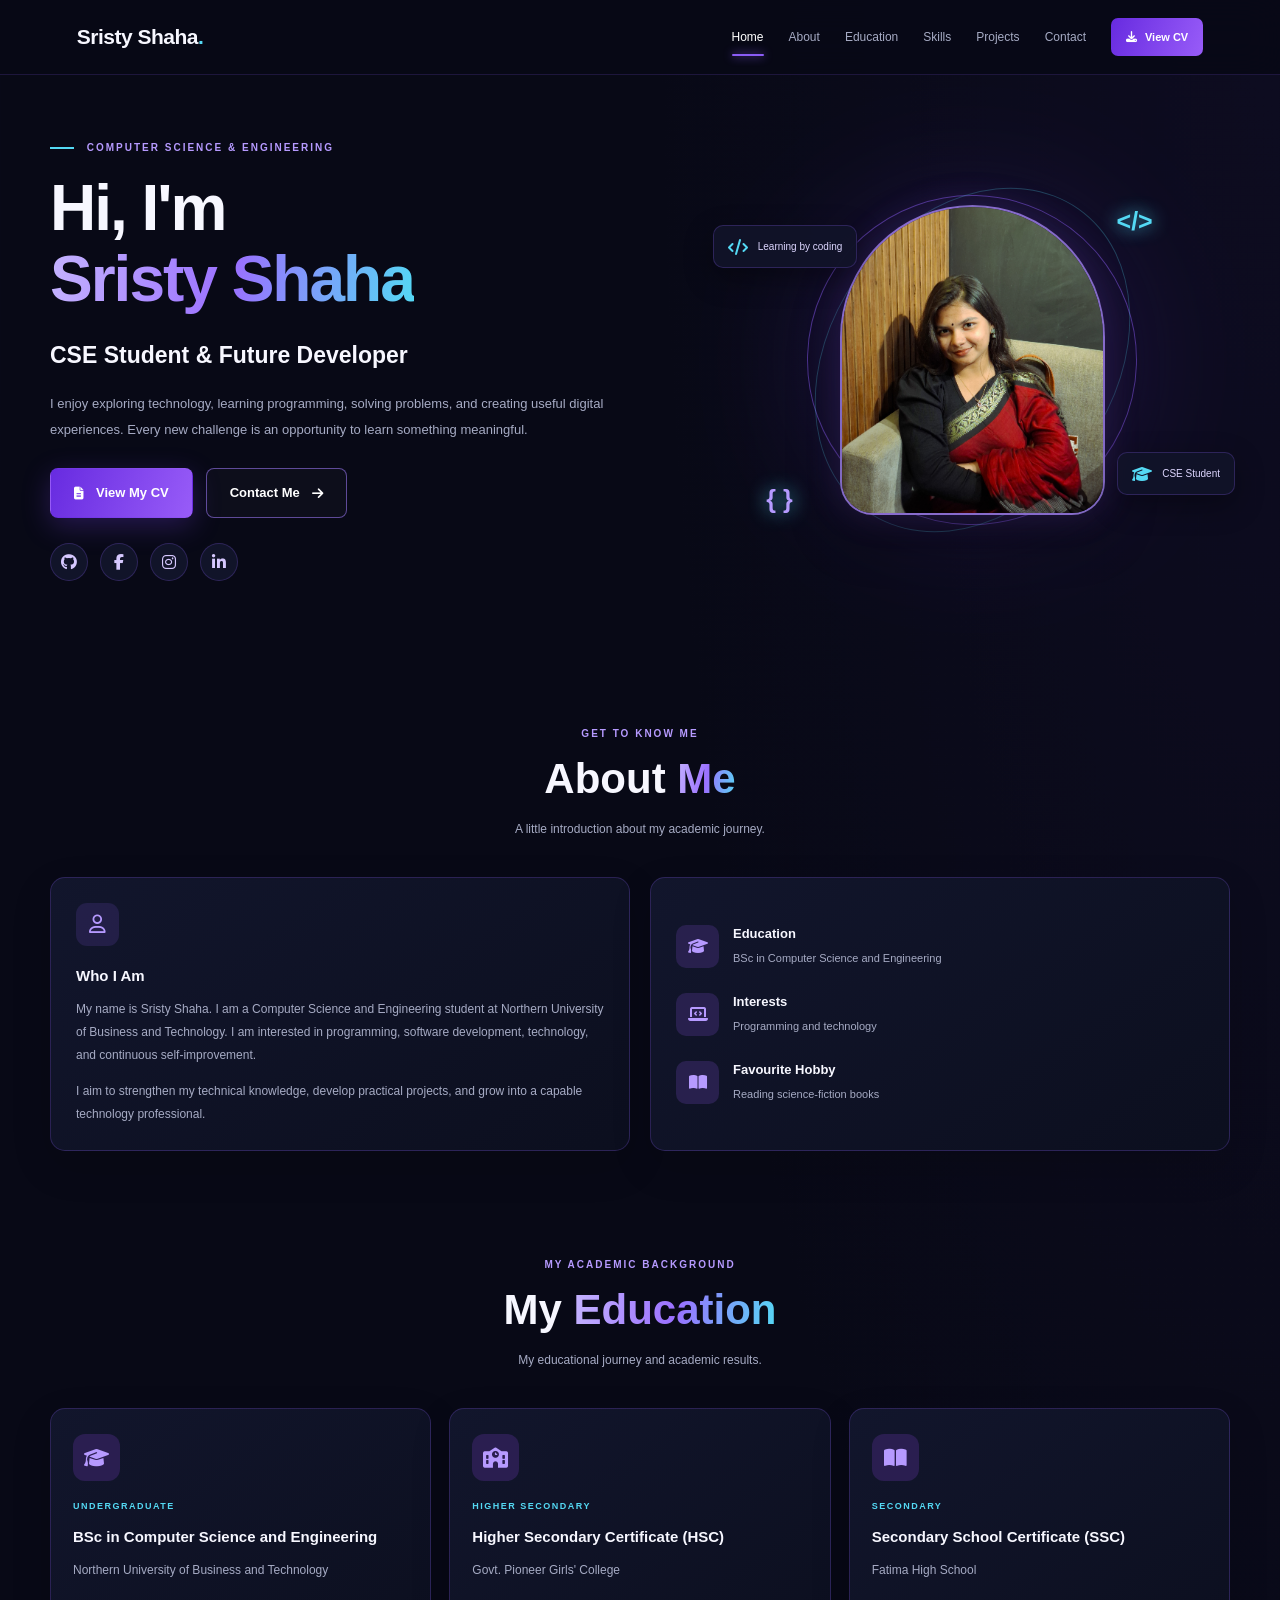
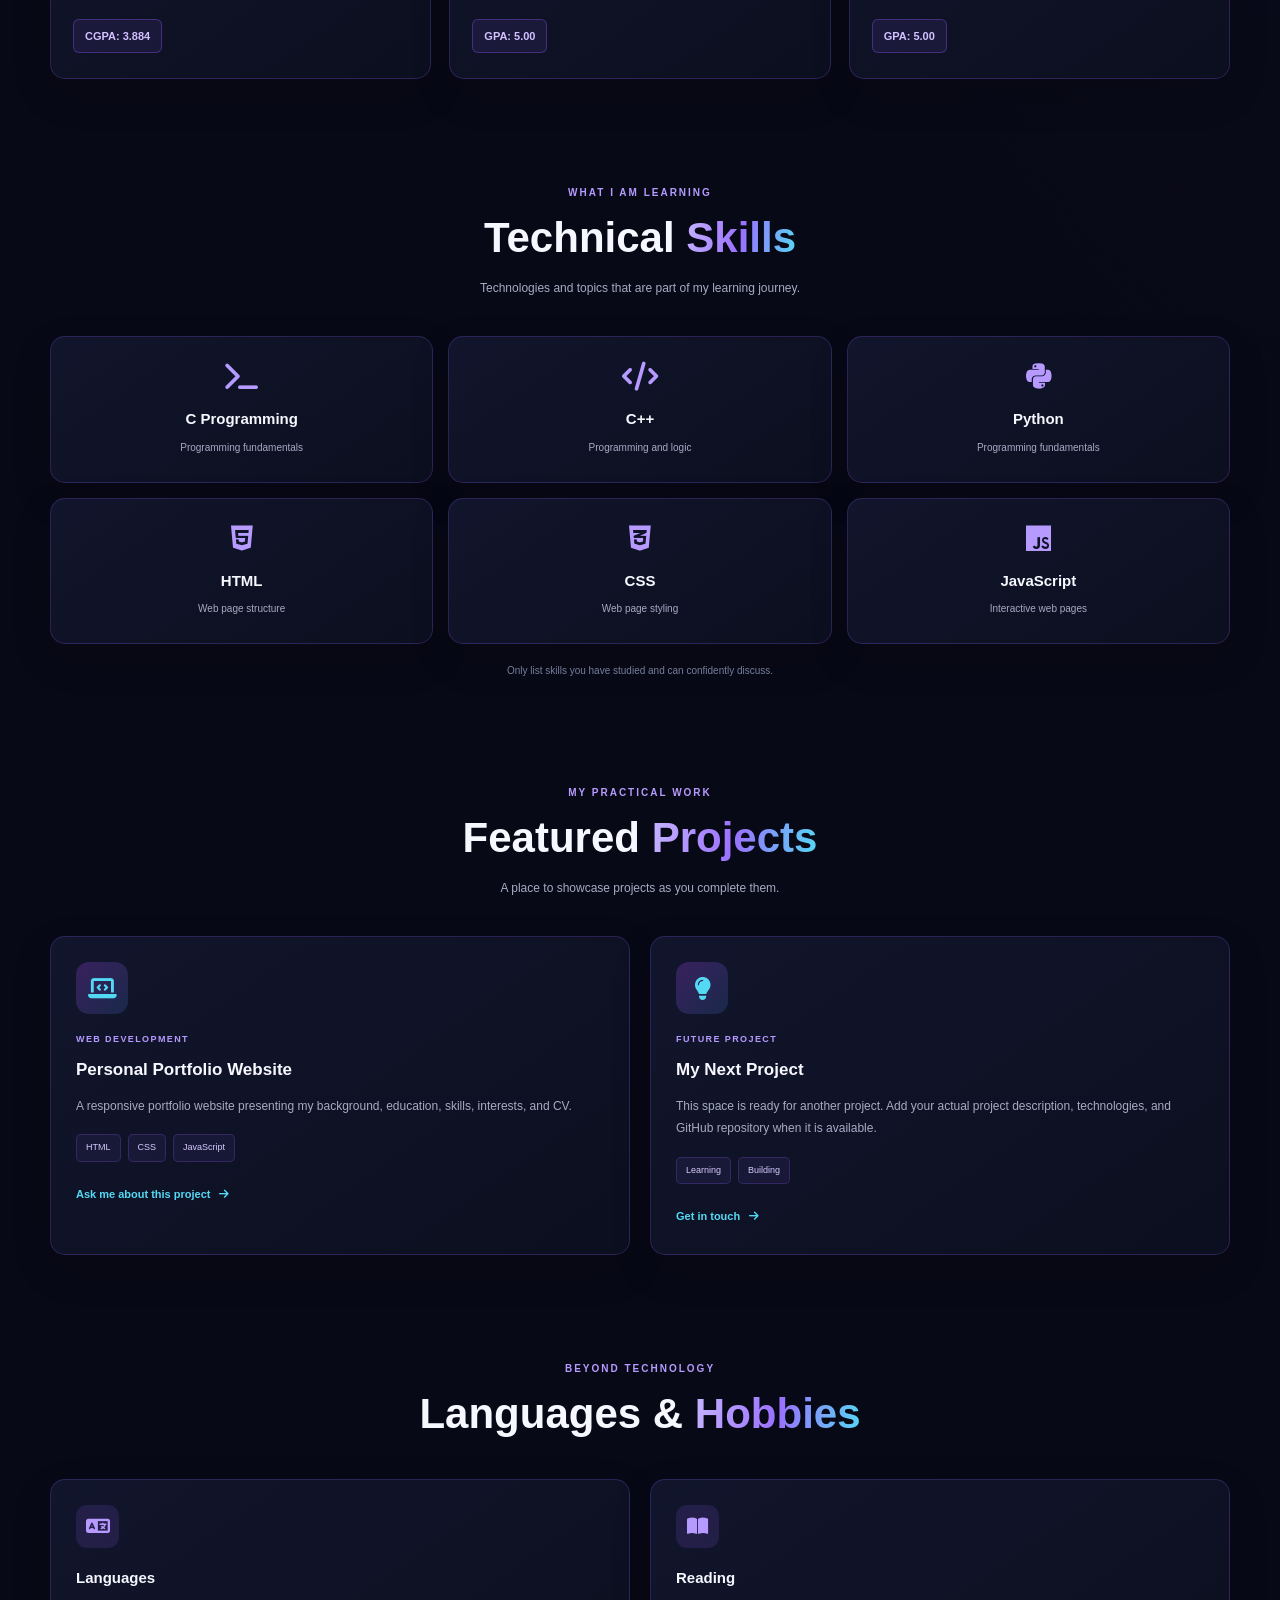
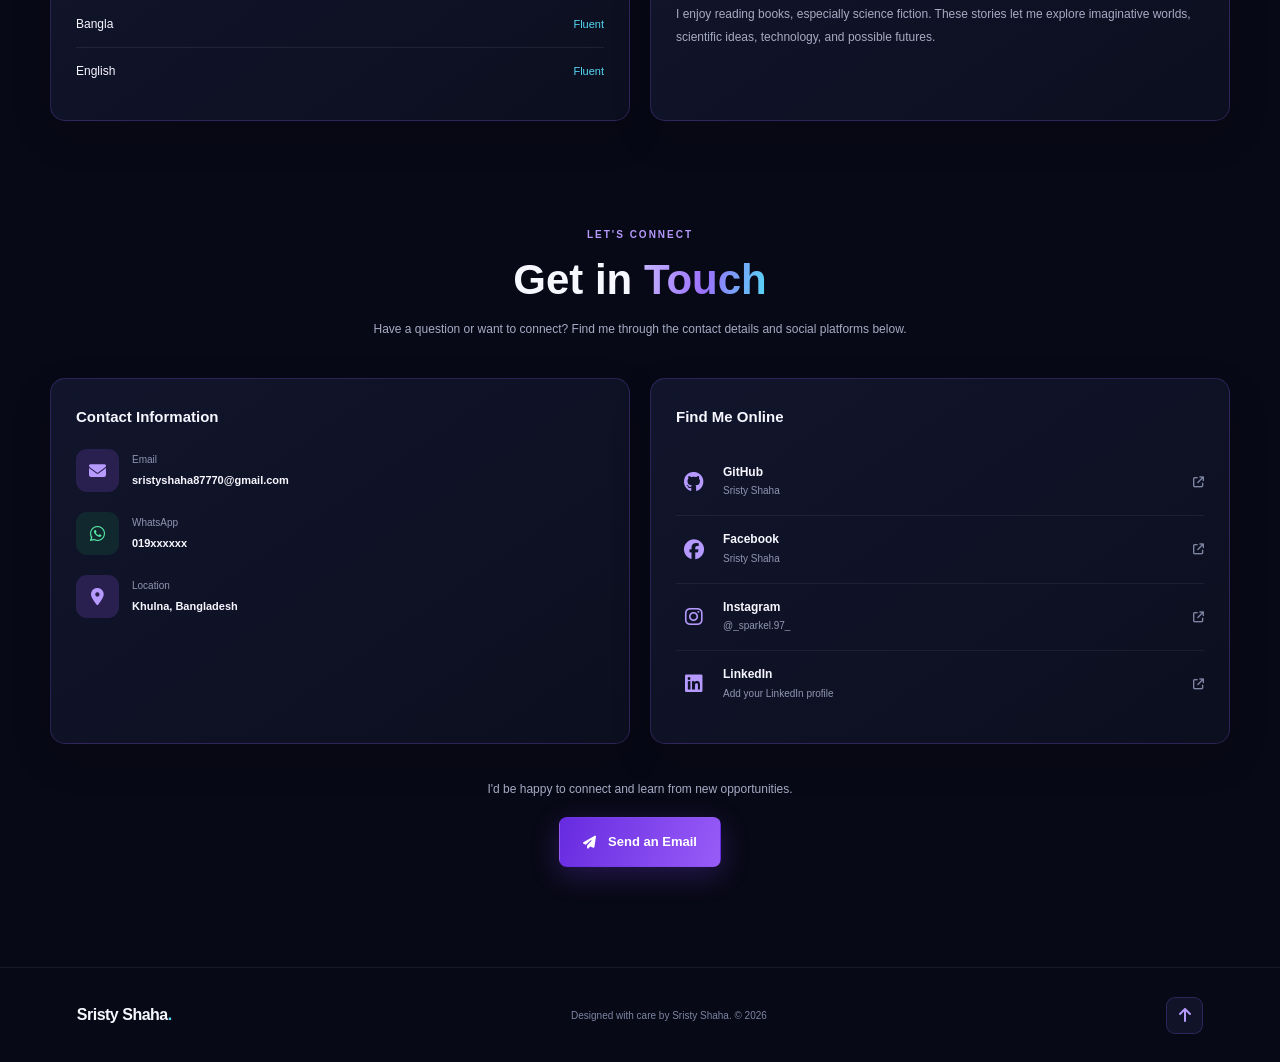
<file: index.html>
<!DOCTYPE html>
<html lang="en">

<head>
    <meta charset="UTF-8">
    <meta name="viewport" content="width=device-width, initial-scale=1.0">

    <title>Sristy Shaha | Portfolio</title>
    <meta name="description" content="Explore the portfolio, education, skills, and projects of Sristy Shaha.">

    <link rel="stylesheet" href="https://cdnjs.cloudflare.com/ajax/libs/font-awesome/6.7.2/css/all.min.css">

    <link rel="stylesheet" href="style.css">
</head>

<body>

    <!-- MAIN PORTFOLIO -->
    <div id="portfolio-content" class="portfolio-content">

        <!-- TOP NAVIGATION -->
        <header class="top-header">

            <a href="#home" class="brand-name">
                Sristy Shaha<span>.</span>
            </a>

            <button id="mobile-menu" class="mobile-menu" aria-label="Toggle navigation" aria-expanded="false">
                <i class="fa-solid fa-bars"></i>
            </button>

            <nav id="navigation" class="navigation">
                <a href="#home" class="nav-link active">Home</a>
                <a href="#about" class="nav-link">About</a>
                <a href="#education" class="nav-link">Education</a>
                <a href="#skills" class="nav-link">Skills</a>
                <a href="#projects" class="nav-link">Projects</a>
                <a href="#contact" class="nav-link">Contact</a>

                <a href="resume.html" class="nav-resume">
                    <i class="fa-solid fa-download"></i>
                    View CV
                </a>
            </nav>

        </header>


        <main>

            <!-- HOME -->
            <section id="home" class="hero section-container">

                <div class="hero-content">

                    <p class="section-label">
                        <span class="label-line"></span>
                        COMPUTER SCIENCE & ENGINEERING
                    </p>

                    <h1>
                        Hi, I'm<br>
                        <span class="gradient-text">Sristy Shaha</span>
                    </h1>

                    <h2>CSE Student &amp; Future Developer</h2>

                    <p class="hero-description">
                        I enjoy exploring technology, learning programming,
                        solving problems, and creating useful digital
                        experiences. Every new challenge is an opportunity
                        to learn something meaningful.
                    </p>

                    <div class="hero-buttons">

                        <a href="resume.html" class="primary-button">
                            <i class="fa-solid fa-file-lines"></i>
                            View My CV
                        </a>

                        <a href="#contact" class="secondary-button">
                            Contact Me
                            <i class="fa-solid fa-arrow-right"></i>
                        </a>

                    </div>

                    <div class="hero-socials">

                        <a href="https://github.com/" target="_blank" rel="noopener" aria-label="GitHub">
                            <i class="fa-brands fa-github"></i>
                        </a>

                        <a href="https://www.facebook.com/" target="_blank" rel="noopener" aria-label="Facebook">
                            <i class="fa-brands fa-facebook-f"></i>
                        </a>

                        <a href="https://www.instagram.com/sparkel/" target="_blank" rel="noopener"
                            aria-label="Instagram">
                            <i class="fa-brands fa-instagram"></i>
                        </a>

                        <a href="https://www.linkedin.com/" target="_blank" rel="noopener" aria-label="LinkedIn">
                            <i class="fa-brands fa-linkedin-in"></i>
                        </a>

                    </div>

                </div>


                <!-- PROFILE PICTURE -->
                <div class="hero-visual">

                    <div class="visual-ring ring-one"></div>
                    <div class="visual-ring ring-two"></div>
                    <div class="visual-glow"></div>

                    <div class="profile-frame">

                        <!-- Profile Picture -->
                        <img src="dp.jpg"
                            alt="Portrait of Sristy Shaha" class="profile-picture" onerror="this.style.display='none';
                            this.nextElementSibling.style.display='flex';">

                        <div class="picture-placeholder">
                            <i class="fa-solid fa-user-graduate"></i>
                            <span>Sristy Shaha</span>
                            <small>Add your profile picture</small>
                        </div>

                    </div>

                    <div class="floating-card code-card">
                        <i class="fa-solid fa-code"></i>
                        <span>Learning by coding</span>
                    </div>

                    <div class="floating-card student-card">
                        <i class="fa-solid fa-graduation-cap"></i>
                        <span>CSE Student</span>
                    </div>

                    <div class="visual-decoration decoration-one">&lt;/&gt;</div>
                    <div class="visual-decoration decoration-two">{ }</div>

                </div>

            </section>


            <!-- ABOUT -->
            <section id="about" class="content-section section-container">

                <div class="section-heading">
                    <p class="section-label">GET TO KNOW ME</p>
                    <h2>About <span class="gradient-text">Me</span></h2>
                    <p>A little introduction about my academic journey.</p>
                </div>

                <div class="about-grid">

                    <article class="glass-card about-card">

                        <div class="card-icon">
                            <i class="fa-regular fa-user"></i>
                        </div>

                        <h3>Who I Am</h3>

                        <p>
                            My name is Sristy Shaha. I am a Computer Science
                            and Engineering student at Northern University
                            of Business and Technology. I am interested in
                            programming, software development, technology,
                            and continuous self-improvement.
                        </p>

                        <p>
                            I aim to strengthen my technical knowledge,
                            develop practical projects, and grow into a
                            capable technology professional.
                        </p>

                    </article>

                    <article class="glass-card fact-card">

                        <div class="fact-item">
                            <div class="fact-icon">
                                <i class="fa-solid fa-graduation-cap"></i>
                            </div>
                            <div>
                                <h3>Education</h3>
                                <p>BSc in Computer Science and Engineering</p>
                            </div>
                        </div>

                        <div class="fact-item">
                            <div class="fact-icon">
                                <i class="fa-solid fa-laptop-code"></i>
                            </div>
                            <div>
                                <h3>Interests</h3>
                                <p>Programming and technology</p>
                            </div>
                        </div>

                        <div class="fact-item">
                            <div class="fact-icon">
                                <i class="fa-solid fa-book-open"></i>
                            </div>
                            <div>
                                <h3>Favourite Hobby</h3>
                                <p>Reading science-fiction books</p>
                            </div>
                        </div>

                    </article>

                </div>

            </section>


            <!-- EDUCATION -->
            <section id="education" class="content-section section-container">

                <div class="section-heading">
                    <p class="section-label">MY ACADEMIC BACKGROUND</p>
                    <h2>My <span class="gradient-text">Education</span></h2>
                    <p>My educational journey and academic results.</p>
                </div>

                <div class="education-grid">

                    <article class="glass-card education-card">

                        <div class="education-icon">
                            <i class="fa-solid fa-graduation-cap"></i>
                        </div>

                        <span class="education-level">UNDERGRADUATE</span>

                        <h3>BSc in Computer Science and Engineering</h3>

                        <p class="institution">
                            Northern University of Business and Technology
                        </p>

                        <div class="result-badge">
                            CGPA: 3.884
                        </div>

                    </article>


                    <article class="glass-card education-card">

                        <div class="education-icon">
                            <i class="fa-solid fa-school"></i>
                        </div>

                        <span class="education-level">HIGHER SECONDARY</span>

                        <h3>Higher Secondary Certificate (HSC)</h3>

                        <p class="institution">
                            Govt. Pioneer Girls' College
                        </p>

                        <div class="result-badge">
                            GPA: 5.00
                        </div>

                    </article>


                    <article class="glass-card education-card">

                        <div class="education-icon">
                            <i class="fa-solid fa-book-open"></i>
                        </div>

                        <span class="education-level">SECONDARY</span>

                        <h3>Secondary School Certificate (SSC)</h3>

                        <p class="institution">
                            Fatima High School
                        </p>

                        <div class="result-badge">
                            GPA: 5.00
                        </div>

                    </article>

                </div>

            </section>


            <!-- SKILLS -->
            <section id="skills" class="content-section section-container">

                <div class="section-heading">
                    <p class="section-label">WHAT I AM LEARNING</p>
                    <h2>Technical <span class="gradient-text">Skills</span></h2>
                    <p>Technologies and topics that are part of my learning journey.</p>
                </div>

                <div class="skills-grid">

                    <article class="glass-card skill-card">
                        <i class="fa-solid fa-terminal"></i>
                        <h3>C Programming</h3>
                        <p>Programming fundamentals</p>
                    </article>

                    <article class="glass-card skill-card">
                        <i class="fa-solid fa-code"></i>
                        <h3>C++</h3>
                        <p>Programming and logic</p>
                    </article>

                    <article class="glass-card skill-card">
                        <i class="fa-brands fa-python"></i>
                        <h3>Python</h3>
                        <p>Programming fundamentals</p>
                    </article>

                    <article class="glass-card skill-card">
                        <i class="fa-brands fa-html5"></i>
                        <h3>HTML</h3>
                        <p>Web page structure</p>
                    </article>

                    <article class="glass-card skill-card">
                        <i class="fa-brands fa-css3-alt"></i>
                        <h3>CSS</h3>
                        <p>Web page styling</p>
                    </article>

                    <article class="glass-card skill-card">
                        <i class="fa-brands fa-js"></i>
                        <h3>JavaScript</h3>
                        <p>Interactive web pages</p>
                    </article>

                </div>

                <p class="section-footnote">
                    Only list skills you have studied and can confidently discuss.
                </p>

            </section>


            <!-- PROJECTS -->
            <section id="projects" class="content-section section-container">

                <div class="section-heading">
                    <p class="section-label">MY PRACTICAL WORK</p>
                    <h2>Featured <span class="gradient-text">Projects</span></h2>
                    <p>A place to showcase projects as you complete them.</p>
                </div>

                <div class="projects-grid">

                    <article class="glass-card project-card">

                        <div class="project-icon">
                            <i class="fa-solid fa-laptop-code"></i>
                        </div>

                        <span class="project-type">WEB DEVELOPMENT</span>

                        <h3>Personal Portfolio Website</h3>

                        <p>
                            A responsive portfolio website presenting my
                            background, education, skills, interests, and CV.
                        </p>

                        <div class="project-tags">
                            <span>HTML</span>
                            <span>CSS</span>
                            <span>JavaScript</span>
                        </div>

                        <!-- Replace # with your project repository URL -->
                        <a href="#contact" class="project-link">
                            Ask me about this project
                            <i class="fa-solid fa-arrow-right"></i>
                        </a>

                    </article>


                    <article class="glass-card project-card">

                        <div class="project-icon">
                            <i class="fa-solid fa-lightbulb"></i>
                        </div>

                        <span class="project-type">FUTURE PROJECT</span>

                        <h3>My Next Project</h3>

                        <p>
                            This space is ready for another project.
                            Add your actual project description, technologies,
                            and GitHub repository when it is available.
                        </p>

                        <div class="project-tags">
                            <span>Learning</span>
                            <span>Building</span>
                        </div>

                        <a href="#contact" class="project-link">
                            Get in touch
                            <i class="fa-solid fa-arrow-right"></i>
                        </a>

                    </article>

                </div>

            </section>


            <!-- LANGUAGES AND HOBBIES -->
            <section id="interests" class="content-section section-container">

                <div class="section-heading">
                    <p class="section-label">BEYOND TECHNOLOGY</p>
                    <h2>Languages &amp; <span class="gradient-text">Hobbies</span></h2>
                </div>

                <div class="interests-grid">

                    <article class="glass-card interest-card">

                        <div class="card-icon">
                            <i class="fa-solid fa-language"></i>
                        </div>

                        <h3>Languages</h3>

                        <div class="language-item">
                            <span>Bangla</span>
                            <span class="language-level">Fluent</span>
                        </div>

                        <div class="language-item">
                            <span>English</span>
                            <span class="language-level">Fluent</span>
                        </div>

                    </article>


                    <article class="glass-card interest-card">

                        <div class="card-icon">
                            <i class="fa-solid fa-book-open"></i>
                        </div>

                        <h3>Reading</h3>

                        <p>
                            I enjoy reading books, especially science fiction.
                            These stories let me explore imaginative worlds,
                            scientific ideas, technology, and possible futures.
                        </p>

                    </article>

                </div>

            </section>


            <!-- CONTACT -->
            <section id="contact" class="content-section section-container">

                <div class="section-heading">
                    <p class="section-label">LET'S CONNECT</p>
                    <h2>Get in <span class="gradient-text">Touch</span></h2>
                    <p>
                        Have a question or want to connect? Find me through
                        the contact details and social platforms below.
                    </p>
                </div>

                <div class="contact-grid">

                    <article class="glass-card contact-card">

                        <h3>Contact Information</h3>

                        <a class="contact-item" href="mailto:YOUR_EMAIL@example.com">

                            <span class="contact-icon">
                                <i class="fa-solid fa-envelope"></i>
                            </span>

                            <span>
                                <small>Email</small>
                                <strong>sristyshaha87770@gmail.com</strong>
                            </span>

                        </a>


                        <a class="contact-item" href="https://wa.me/YOURNUMBER" target="_blank" rel="noopener">

                            <span class="contact-icon whatsapp">
                                <i class="fa-brands fa-whatsapp"></i>
                            </span>

                            <span>
                                <small>WhatsApp</small>
                                <strong>019xxxxxx</strong>
                            </span>

                        </a>


                        <div class="contact-item">

                            <span class="contact-icon">
                                <i class="fa-solid fa-location-dot"></i>
                            </span>

                            <span>
                                <small>Location</small>
                                <strong>Khulna, Bangladesh</strong>
                            </span>

                        </div>

                    </article>


                    <article class="glass-card contact-card">

                        <h3>Find Me Online</h3>

                        <a class="social-contact" href="https://github.com/" target="_blank" rel="noopener">

                            <i class="fa-brands fa-github"></i>
                            <span>
                                <strong>GitHub</strong>
                                <small>Sristy Shaha</small>
                            </span>
                            <i class="fa-solid fa-arrow-up-right-from-square"></i>

                        </a>


                        <a class="social-contact" href="https://www.facebook.com/" target="_blank" rel="noopener">

                            <i class="fa-brands fa-facebook"></i>
                            <span>
                                <strong>Facebook</strong>
                                <small>Sristy Shaha</small>
                            </span>
                            <i class="fa-solid fa-arrow-up-right-from-square"></i>

                        </a>


                        <a class="social-contact" href="https://www.instagram.com/sparkel/" target="_blank"
                            rel="noopener">

                            <i class="fa-brands fa-instagram"></i>
                            <span>
                                <strong>Instagram</strong>
                                <small>@_sparkel.97_</small>
                            </span>
                            <i class="fa-solid fa-arrow-up-right-from-square"></i>

                        </a>


                        <a class="social-contact" href="https://www.linkedin.com/" target="_blank" rel="noopener">

                            <i class="fa-brands fa-linkedin"></i>
                            <span>
                                <strong>LinkedIn</strong>
                                <small>Add your LinkedIn profile</small>
                            </span>
                            <i class="fa-solid fa-arrow-up-right-from-square"></i>

                        </a>

                    </article>

                </div>

                <div class="contact-bottom">
                    <p>I'd be happy to connect and learn from new opportunities.</p>
                    <a href="mailto:YOUR_EMAIL@example.com" class="primary-button">
                        <i class="fa-solid fa-paper-plane"></i>
                        Send an Email
                    </a>
                </div>

            </section>

        </main>


        <!-- FOOTER -->
        <footer class="site-footer">

            <a href="#home" class="footer-brand">Sristy Shaha<span>.</span></a>

            <p>
                Designed with care by Sristy Shaha.
                <span id="current-year"></span>
            </p>

            <a href="#home" class="back-to-top" aria-label="Back to top">
                <i class="fa-solid fa-arrow-up"></i>
            </a>

        </footer>

    </div>

    <script src="script.js"></script>

</body>

</html>
</file>
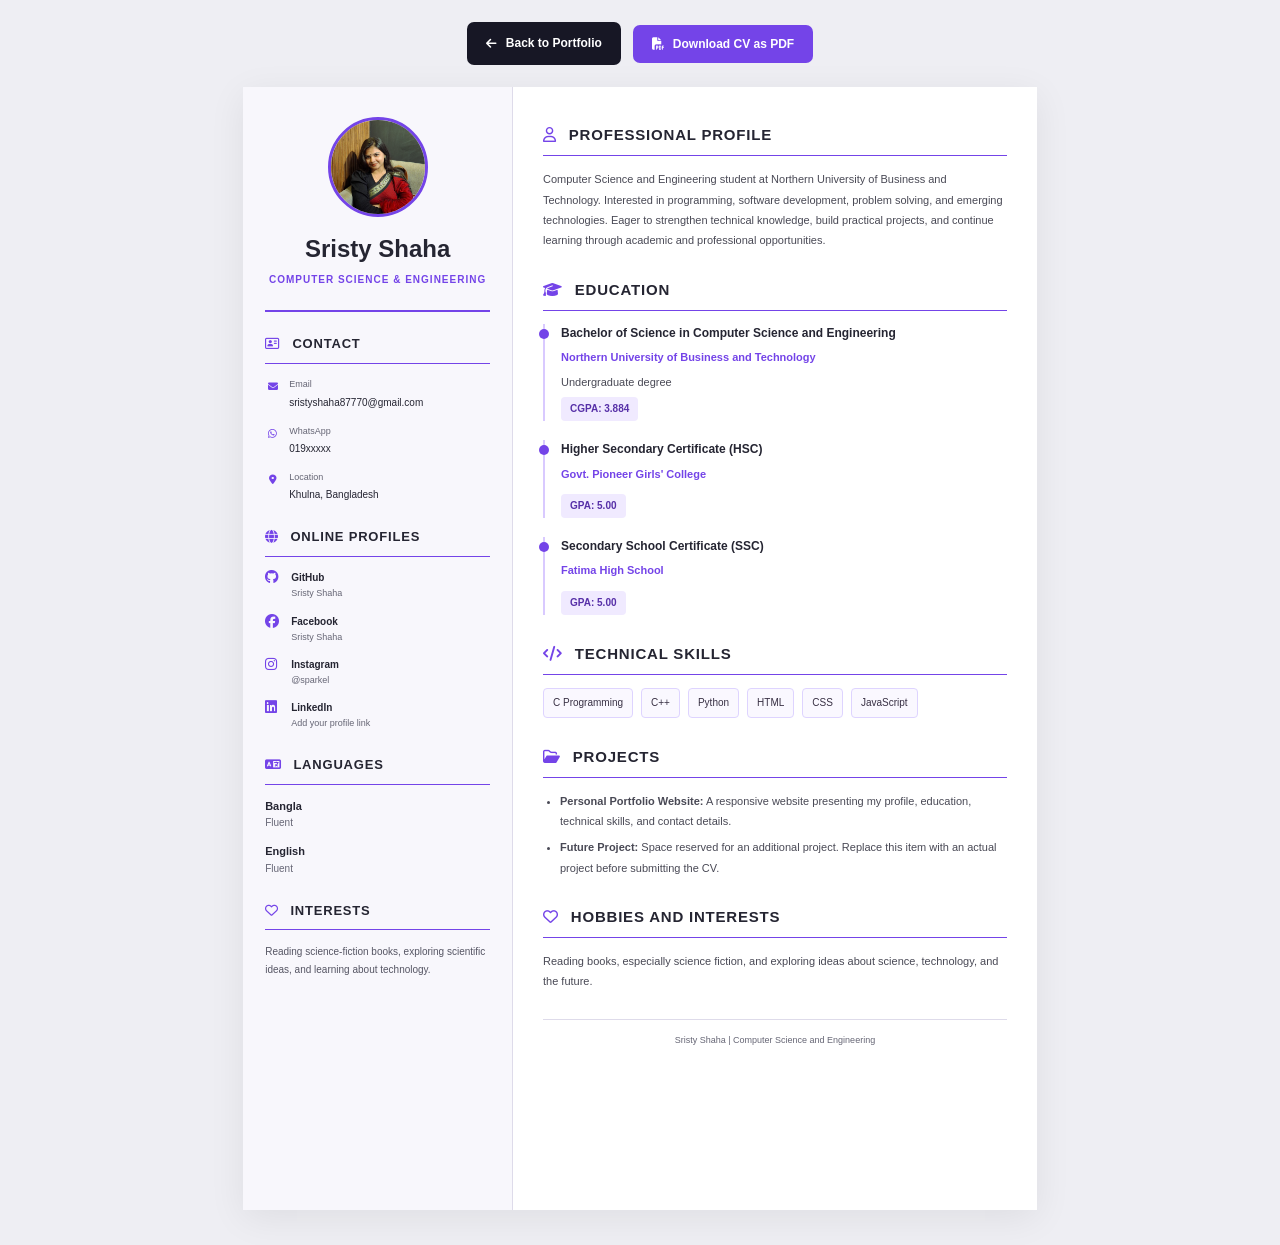
<file: resume.html>
<!DOCTYPE html>
<html lang="en">

<head>
    <meta charset="UTF-8">
    <meta name="viewport" content="width=device-width, initial-scale=1.0">

    <title>Sristy Shaha | Professional CV</title>

    <link rel="stylesheet" href="https://cdnjs.cloudflare.com/ajax/libs/font-awesome/6.7.2/css/all.min.css">

    <style>
        :root {
            --purple: #7444e8;
            --dark: #171725;
            --muted: #666675;
            --border: #dedbea;
        }

        * {
            margin: 0;
            padding: 0;
            box-sizing: border-box;
        }

        body {
            background: #eeeeF3;
            color: #252532;
            font-family: Arial, Helvetica, sans-serif;
            line-height: 1.6;
        }

        a {
            color: inherit;
            text-decoration: none;
            overflow-wrap: anywhere;
        }

        .toolbar {
            display: flex;
            align-items: center;
            justify-content: center;
            gap: 12px;
            flex-wrap: wrap;
            padding: 22px;
        }

        .toolbar a,
        .toolbar button {
            display: inline-flex;
            align-items: center;
            justify-content: center;
            gap: 9px;
            padding: 12px 19px;
            border: none;
            border-radius: 7px;
            cursor: pointer;
            font-size: 12px;
            font-weight: 700;
        }

        .back-button {
            background: var(--dark);
            color: white;
        }

        .download-button {
            background: var(--purple);
            color: white;
        }

        .toolbar a:hover,
        .toolbar button:hover {
            opacity: 0.85;
        }

        /* CV PAPER */

        .cv-container {
            width: 210mm;
            min-height: 297mm;
            max-width: 100%;

            margin: 0 auto 35px;

            display: grid;
            grid-template-columns: 34% 66%;

            background: white;
            box-shadow: 0 8px 35px #00000012;
        }

        /* LEFT COLUMN */

        .cv-sidebar {
            padding: 30px 22px;
            background: #f8f7fc;
            border-right: 1px solid var(--border);
        }

        .identity {
            text-align: center;
            padding-bottom: 22px;
            margin-bottom: 22px;
            border-bottom: 2px solid var(--purple);
        }

        .profile-photo {
            width: 100px;
            height: 100px;

            display: block;
            object-fit: cover;
            object-position: center;

            margin: 0 auto 16px;
            border-radius: 50%;

            border: 3px solid var(--purple);
            background: #ece5ff;
        }

        .photo-fallback {
            width: 100px;
            height: 100px;

            display: flex;
            align-items: center;
            justify-content: center;

            margin: 0 auto 16px;
            border-radius: 50%;

            background: var(--purple);
            color: white;
            font-size: 35px;
        }

        .identity h1 {
            font-size: 24px;
            line-height: 1.3;
            margin-bottom: 8px;
        }

        .identity p {
            color: var(--purple);
            font-size: 10px;
            font-weight: 800;
            letter-spacing: 1px;
        }

        .sidebar-section {
            margin-bottom: 24px;
        }

        .sidebar-section h2,
        .main-section h2 {
            font-size: 13px;
            text-transform: uppercase;
            letter-spacing: 0.8px;

            padding-bottom: 8px;
            margin-bottom: 13px;

            border-bottom: 1px solid var(--purple);
        }

        .sidebar-section h2 i,
        .main-section h2 i {
            color: var(--purple);
            margin-right: 7px;
        }

        .contact-item {
            display: flex;
            align-items: flex-start;
            gap: 9px;
            margin: 13px 0;
            font-size: 10px;
        }

        .contact-item>i {
            width: 15px;
            margin-top: 4px;
            color: var(--purple);
            text-align: center;
        }

        .contact-item small {
            display: block;
            color: var(--muted);
            font-size: 9px;
            margin-bottom: 3px;
        }

        .contact-item strong {
            font-size: 10px;
            font-weight: 500;
            overflow-wrap: anywhere;
        }

        .social-item {
            display: flex;
            align-items: flex-start;
            gap: 10px;
            margin: 13px 0;
            font-size: 10px;
        }

        .social-item>i {
            width: 16px;
            color: var(--purple);
            font-size: 14px;
        }

        .social-item strong {
            display: block;
        }

        .social-item small {
            display: block;
            color: var(--muted);
            font-size: 9px;
        }

        .language-item {
            margin: 12px 0;
            font-size: 11px;
        }

        .language-item small {
            display: block;
            color: var(--muted);
            font-size: 10px;
        }

        .interest-text {
            color: #555563;
            font-size: 10px;
            line-height: 1.8;
        }

        /* RIGHT COLUMN */

        .cv-main {
            padding: 36px 30px;
            min-width: 0;
        }

        .main-section {
            margin-bottom: 27px;
        }

        .main-section h2 {
            font-size: 15px;
        }

        .main-section p,
        .main-section li {
            color: #494955;
            font-size: 11px;
            line-height: 1.85;
        }

        .education-item {
            position: relative;
            padding-left: 16px;
            margin-bottom: 19px;
            border-left: 2px solid #d9caff;
        }

        .education-item::before {
            content: "";
            position: absolute;
            top: 5px;
            left: -6px;

            width: 10px;
            height: 10px;
            border-radius: 50%;

            background: var(--purple);
        }

        .education-item h3 {
            font-size: 12px;
            line-height: 1.6;
            margin-bottom: 4px;
        }

        .institution {
            color: var(--purple) !important;
            font-weight: 700;
            margin-bottom: 5px;
        }

        .result {
            display: inline-block;
            margin-top: 5px;
            padding: 4px 9px;

            border-radius: 4px;
            background: #f0eaff;
            color: #5730a8;

            font-size: 10px;
            font-weight: 700;
        }

        .skill-list {
            display: flex;
            flex-wrap: wrap;
            gap: 8px;
        }

        .skill-list span {
            padding: 6px 9px;
            border: 1px solid #ded4ff;
            border-radius: 4px;

            background: #faf8ff;
            color: #383044;

            font-size: 10px;
        }

        .main-section ul {
            padding-left: 17px;
        }

        .main-section li {
            margin-bottom: 6px;
        }

        .cv-footer {
            padding-top: 13px;
            border-top: 1px solid var(--border);

            text-align: center;
            color: var(--muted);
            font-size: 9px;
        }

        /* RESPONSIVE */

        @media (max-width: 650px) {
            .cv-container {
                grid-template-columns: 1fr;
                width: 100%;
            }

            .cv-sidebar {
                border-right: none;
                border-bottom: 2px solid var(--purple);
            }

            .cv-main {
                padding: 28px 22px;
            }
        }

        /* PRINT OR SAVE AS PDF */

        @page {
            size: A4;
            margin: 0;
        }

        @media print {
            body {
                background: white;
                -webkit-print-color-adjust: exact;
                print-color-adjust: exact;
            }

            .toolbar {
                display: none !important;
            }

            .cv-container {
                width: 210mm;
                min-height: 297mm;
                max-width: none;
                margin: 0;
                box-shadow: none;

                grid-template-columns: 34% 66%;
            }

            .cv-sidebar {
                padding: 25px 18px;
                border-right: 1px solid var(--border);
                border-bottom: none;
            }

            .cv-main {
                padding: 30px 23px;
            }

            .sidebar-section,
            .main-section,
            .education-item {
                break-inside: avoid;
            }

            a {
                text-decoration: none;
            }
        }
    </style>
</head>

<body>

    <div class="toolbar">

        <a href="index.html" class="back-button">
            <i class="fa-solid fa-arrow-left"></i>
            Back to Portfolio
        </a>

        <button class="download-button" onclick="window.print()">
            <i class="fa-solid fa-file-pdf"></i>
            Download CV as PDF
        </button>

    </div>


    <div class="cv-container">

        <!-- LEFT COLUMN -->

        <aside class="cv-sidebar">

            <header class="identity">

                <img src="dp.jpg" alt="Sristy Shaha"
                    class="profile-photo" onerror="this.style.display='none';
                    document.getElementById('photo-fallback').style.display='flex';">

                <div class="photo-fallback" id="photo-fallback" style="display:none;">
                    <i class="fa-solid fa-user-graduate"></i>
                </div>

                <h1>Sristy Shaha</h1>
                <p>COMPUTER SCIENCE &amp; ENGINEERING</p>

            </header>


            <!-- CONTACT -->

            <section class="sidebar-section">

                <h2>
                    <i class="fa-regular fa-address-card"></i>
                    Contact
                </h2>

                <div class="contact-item">
                    <i class="fa-solid fa-envelope"></i>
                    <div>
                        <small>Email</small>
                        <strong>
                            <a href="mailto:YOUR_EMAIL@example.com">
                                sristyshaha87770@gmail.com
                            </a>
                        </strong>
                    </div>
                </div>

                <div class="contact-item">
                    <i class="fa-brands fa-whatsapp"></i>
                    <div>
                        <small>WhatsApp</small>
                        <strong>
                            <a href="https://wa.me/YOURNUMBER">
                                019xxxxx
                            </a>
                        </strong>
                    </div>
                </div>

                <div class="contact-item">
                    <i class="fa-solid fa-location-dot"></i>
                    <div>
                        <small>Location</small>
                        <strong>Khulna, Bangladesh</strong>
                    </div>
                </div>

            </section>


            <!-- ONLINE PROFILES -->

            <section class="sidebar-section">

                <h2>
                    <i class="fa-solid fa-globe"></i>
                    Online Profiles
                </h2>

                <div class="social-item">
                    <i class="fa-brands fa-github"></i>
                    <div>
                        <strong>GitHub</strong>
                        <a href="https://github.com/" target="_blank" rel="noopener">
                            <small>Sristy Shaha</small>
                        </a>
                    </div>
                </div>

                <div class="social-item">
                    <i class="fa-brands fa-facebook"></i>
                    <div>
                        <strong>Facebook</strong>
                        <a href="https://www.facebook.com/" target="_blank" rel="noopener">
                            <small>Sristy Shaha</small>
                        </a>
                    </div>
                </div>

                <div class="social-item">
                    <i class="fa-brands fa-instagram"></i>
                    <div>
                        <strong>Instagram</strong>
                        <a href="https://www.instagram.com/sparkel/" target="_blank" rel="noopener">
                            <small>@sparkel</small>
                        </a>
                    </div>
                </div>

                <div class="social-item">
                    <i class="fa-brands fa-linkedin"></i>
                    <div>
                        <strong>LinkedIn</strong>
                        <a href="https://www.linkedin.com/" target="_blank" rel="noopener">
                            <small>Add your profile link</small>
                        </a>
                    </div>
                </div>

            </section>


            <!-- LANGUAGES -->

            <section class="sidebar-section">

                <h2>
                    <i class="fa-solid fa-language"></i>
                    Languages
                </h2>

                <div class="language-item">
                    <strong>Bangla</strong>
                    <small>Fluent</small>
                </div>

                <div class="language-item">
                    <strong>English</strong>
                    <small>Fluent</small>
                </div>

            </section>


            <!-- INTERESTS -->

            <section class="sidebar-section">

                <h2>
                    <i class="fa-regular fa-heart"></i>
                    Interests
                </h2>

                <p class="interest-text">
                    Reading science-fiction books, exploring scientific
                    ideas, and learning about technology.
                </p>

            </section>

        </aside>


        <!-- RIGHT COLUMN -->

        <main class="cv-main">

            <!-- PROFILE -->

            <section class="main-section">

                <h2>
                    <i class="fa-regular fa-user"></i>
                    Professional Profile
                </h2>

                <p>
                    Computer Science and Engineering student at Northern
                    University of Business and Technology. Interested in
                    programming, software development, problem solving,
                    and emerging technologies. Eager to strengthen technical
                    knowledge, build practical projects, and continue
                    learning through academic and professional opportunities.
                </p>

            </section>


            <!-- EDUCATION -->

            <section class="main-section">

                <h2>
                    <i class="fa-solid fa-graduation-cap"></i>
                    Education
                </h2>

                <div class="education-item">

                    <h3>
                        Bachelor of Science in Computer Science and Engineering
                    </h3>

                    <p class="institution">
                        Northern University of Business and Technology
                    </p>

                    <p>Undergraduate degree</p>

                    <span class="result">CGPA: 3.884</span>

                </div>


                <div class="education-item">

                    <h3>Higher Secondary Certificate (HSC)</h3>

                    <p class="institution">
                        Govt. Pioneer Girls' College
                    </p>

                    <span class="result">GPA: 5.00</span>

                </div>


                <div class="education-item">

                    <h3>Secondary School Certificate (SSC)</h3>

                    <p class="institution">
                        Fatima High School
                    </p>

                    <span class="result">GPA: 5.00</span>

                </div>

            </section>


            <!-- SKILLS -->

            <section class="main-section">

                <h2>
                    <i class="fa-solid fa-code"></i>
                    Technical Skills
                </h2>

                <div class="skill-list">
                    <span>C Programming</span>
                    <span>C++</span>
                    <span>Python</span>
                    <span>HTML</span>
                    <span>CSS</span>
                    <span>JavaScript</span>
                </div>

            </section>


            <!-- PROJECTS -->

            <section class="main-section">

                <h2>
                    <i class="fa-regular fa-folder-open"></i>
                    Projects
                </h2>

                <ul>

                    <li>
                        <strong>Personal Portfolio Website:</strong>
                        A responsive website presenting my profile,
                        education, technical skills, and contact details.
                    </li>

                    <li>
                        <strong>Future Project:</strong>
                        Space reserved for an additional project.
                        Replace this item with an actual project before
                        submitting the CV.
                    </li>

                </ul>

            </section>


            <!-- HOBBIES -->

            <section class="main-section">

                <h2>
                    <i class="fa-regular fa-heart"></i>
                    Hobbies and Interests
                </h2>

                <p>
                    Reading books, especially science fiction, and exploring
                    ideas about science, technology, and the future.
                </p>

            </section>


            <footer class="cv-footer">
                Sristy Shaha | Computer Science and Engineering
            </footer>

        </main>

    </div>

</body>

</html>
</file>
<file: style.css>
/* ======================================
   SRISTY SHAHA PORTFOLIO
   Dark navy + purple neon design
====================================== */

:root {
    --background: #080916;
    --background-light: #101225;
    --card: #111429;
    --card-hover: #171a35;
    --purple: #8b5cf6;
    --purple-light: #b69aff;
    --cyan: #54d9f4;
    --white: #f7f7ff;
    --muted: #a6abc4;
    --border: rgba(139, 92, 246, 0.24);
}

* {
    margin: 0;
    padding: 0;
    box-sizing: border-box;
}

html {
    scroll-behavior: smooth;
    scroll-padding-top: 90px;
}

body {
    background: var(--background);
    color: var(--white);
    font-family: Arial, Helvetica, sans-serif;
    line-height: 1.7;
    overflow-x: hidden;
}

body.menu-open {
    overflow: hidden;
}

a {
    color: inherit;
    text-decoration: none;
}

button {
    font: inherit;
}

.hidden {
    display: none !important;
}

.gradient-text {
    background: linear-gradient(100deg,
            #c5b4ff,
            #9a70ff,
            #54d9f4);

    -webkit-background-clip: text;
    background-clip: text;
    color: transparent;
}


/* ======================================
   WELCOME SCREEN
====================================== */

.welcome-screen {
    min-height: 100vh;
    position: relative;
    overflow: hidden;

    display: flex;
    flex-direction: column;

    background:
        radial-gradient(ellipse at 80% 40%,
            rgba(101, 48, 210, 0.14),
            transparent 40%),
        radial-gradient(ellipse at 15% 90%,
            rgba(35, 111, 185, 0.12),
            transparent 38%),
        var(--background);
}

.welcome-nav {
    width: 100%;
    min-height: 85px;
    padding: 0 8%;

    display: flex;
    align-items: center;
    justify-content: space-between;

    border-bottom: 1px solid rgba(255, 255, 255, 0.07);
    position: relative;
    z-index: 2;
}

.brand-name,
.footer-brand {
    font-size: 21px;
    font-weight: 800;
    letter-spacing: -0.5px;
}

.brand-name span,
.footer-brand span {
    color: var(--cyan);
}

.availability {
    display: flex;
    align-items: center;
    gap: 9px;

    color: var(--muted);
    font-size: 12px;
}

.status-dot {
    width: 8px;
    height: 8px;
    border-radius: 50%;
    background: #55e6a5;
    box-shadow: 0 0 12px #55e6a5;
}

.welcome-content {
    width: 100%;
    max-width: 1050px;
    margin: auto;
    padding: 90px 30px 100px;

    position: relative;
    z-index: 2;
}

.welcome-badge {
    display: inline-flex;
    align-items: center;
    gap: 10px;

    padding: 9px 15px;
    margin-bottom: 25px;

    border: 1px solid var(--border);
    border-radius: 30px;

    background: rgba(139, 92, 246, 0.08);
    color: #d1c3ff;

    font-size: 12px;
    letter-spacing: 0.3px;
}

.welcome-badge i {
    color: var(--cyan);
}

.welcome-content h1 {
    font-size: clamp(45px, 7vw, 86px);
    line-height: 1.13;
    letter-spacing: -3px;
    margin-bottom: 25px;
}

.welcome-description {
    max-width: 620px;
    color: var(--muted);
    font-size: 15px;
    line-height: 2;
    margin-bottom: 32px;
}

.welcome-description strong {
    color: white;
}

.primary-button,
.secondary-button {
    display: inline-flex;
    align-items: center;
    justify-content: center;
    gap: 12px;

    min-height: 48px;
    padding: 13px 23px;

    border-radius: 8px;
    border: 1px solid transparent;

    font-size: 13px;
    font-weight: 700;

    cursor: pointer;
    transition: 0.3s ease;
}

.primary-button {
    color: white;

    background: linear-gradient(110deg,
            #672be0,
            #985cf8);

    box-shadow: 0 8px 28px rgba(117, 63, 232, 0.28);
}

.primary-button:hover {
    transform: translateY(-3px);
    box-shadow: 0 12px 35px rgba(117, 63, 232, 0.45);
}

.secondary-button {
    color: white;
    border-color: rgba(160, 125, 255, 0.55);
    background: rgba(255, 255, 255, 0.025);
}

.secondary-button:hover {
    background: rgba(139, 92, 246, 0.14);
    border-color: var(--purple);
    transform: translateY(-3px);
}

.welcome-note {
    margin-top: 25px;
    color: #777f9f;
    font-size: 11px;
}

.welcome-note i {
    color: var(--purple-light);
    margin-right: 5px;
}

.welcome-bottom {
    display: flex;
    align-items: center;
    justify-content: center;
    gap: 20px;

    padding: 20px;
    color: #737b9c;

    font-size: 10px;
    letter-spacing: 2px;
}

.bottom-line {
    width: 35px;
    height: 1px;
    background: var(--purple);
}

.welcome-glow {
    position: absolute;
    width: 300px;
    height: 300px;

    border-radius: 50%;
    filter: blur(100px);
    pointer-events: none;
}

.glow-one {
    top: 15%;
    right: -100px;
    background: rgba(111, 55, 226, 0.18);
}

.glow-two {
    bottom: 5%;
    left: -150px;
    background: rgba(39, 161, 218, 0.12);
}


/* ======================================
   MAIN NAVIGATION
====================================== */

.portfolio-content {
    min-height: 100vh;
    background:
        radial-gradient(ellipse at top right,
            rgba(79, 47, 155, 0.08),
            transparent 35%),
        var(--background);
}

.top-header {
    position: sticky;
    top: 0;
    z-index: 100;

    min-height: 75px;
    padding: 12px 6%;

    display: flex;
    align-items: center;
    justify-content: space-between;
    gap: 25px;

    background: rgba(8, 9, 22, 0.92);
    backdrop-filter: blur(18px);

    border-bottom: 1px solid rgba(139, 92, 246, 0.17);
}

.navigation {
    display: flex;
    align-items: center;
    justify-content: center;
    gap: 25px;
}

.nav-link {
    position: relative;
    color: var(--muted);
    font-size: 12px;
    transition: color 0.25s;
}

.nav-link:hover,
.nav-link.active {
    color: white;
}

.nav-link.active::after {
    content: "";
    position: absolute;
    left: 0;
    right: 0;
    bottom: -9px;

    height: 2px;
    border-radius: 5px;
    background: var(--purple);
    box-shadow: 0 0 10px var(--purple);
}

.nav-resume {
    display: inline-flex;
    align-items: center;
    gap: 8px;

    padding: 10px 15px;
    border-radius: 7px;

    background: linear-gradient(110deg, #672be0, #985cf8);
    color: white;

    font-size: 11px;
    font-weight: 700;

    transition: 0.25s;
}

.nav-resume:hover {
    transform: translateY(-2px);
    box-shadow: 0 5px 20px #8b5cf644;
}

.mobile-menu {
    display: none;
    border: 1px solid var(--border);
    background: var(--card);
    color: white;
    border-radius: 7px;
    padding: 9px 12px;
    cursor: pointer;
}


/* ======================================
   HERO SECTION
====================================== */

.section-container {
    width: 100%;
    max-width: 1250px;
    margin: 0 auto;
    padding-left: 35px;
    padding-right: 35px;
}

.hero {
    min-height: 570px;

    display: grid;
    grid-template-columns: 1.1fr 0.9fr;
    align-items: center;
    gap: 35px;

    padding-top: 55px;
    padding-bottom: 55px;
}

.section-label {
    color: var(--purple-light);
    font-size: 10px;
    font-weight: 800;
    letter-spacing: 2px;
    margin-bottom: 17px;
}

.label-line {
    display: inline-block;
    vertical-align: middle;
    width: 24px;
    height: 2px;
    margin-right: 8px;
    background: var(--cyan);
}

.hero h1 {
    font-size: clamp(43px, 5vw, 70px);
    line-height: 1.12;
    letter-spacing: -2px;
    margin-bottom: 20px;
}

.hero h2 {
    font-size: clamp(17px, 2vw, 23px);
    font-weight: 600;
    margin-bottom: 16px;
}

.hero-description {
    max-width: 570px;
    color: var(--muted);
    font-size: 13px;
    line-height: 2;
}

.hero-buttons {
    display: flex;
    gap: 13px;
    flex-wrap: wrap;
    margin-top: 25px;
}

.hero-socials {
    display: flex;
    gap: 12px;
    margin-top: 25px;
}

.hero-socials a {
    width: 38px;
    height: 38px;

    display: grid;
    place-items: center;

    border: 1px solid var(--border);
    border-radius: 50%;

    background: var(--card);
    color: #d6c8ff;

    transition: 0.25s;
}

.hero-socials a:hover {
    color: white;
    background: var(--purple);
    transform: translateY(-4px);
}


/* Profile picture */

.hero-visual {
    position: relative;
    min-height: 400px;

    display: grid;
    place-items: center;

    isolation: isolate;
}

.visual-glow {
    position: absolute;
    width: 260px;
    height: 260px;

    border-radius: 50%;
    background: #743be7;
    filter: blur(80px);
    opacity: 0.3;
    z-index: -1;
}

.visual-ring {
    position: absolute;
    border: 1px solid rgba(139, 92, 246, 0.5);
    border-radius: 50%;
}

.ring-one {
    width: 330px;
    height: 330px;
    transform: rotate(-20deg);
}

.ring-two {
    width: 285px;
    height: 370px;
    transform: rotate(35deg);
    border-color: rgba(84, 217, 244, 0.25);
}

.profile-frame {
    width: 265px;
    height: 310px;

    position: relative;
    z-index: 2;
    overflow: hidden;

    border: 2px solid rgba(174, 140, 255, 0.7);
    border-radius: 140px 140px 35px 35px;

    background: linear-gradient(145deg,
            #33215e,
            #11152b);

    box-shadow:
        0 0 35px rgba(139, 92, 246, 0.2),
        0 20px 50px rgba(0, 0, 0, 0.4);
}

.profile-picture {
    width: 100%;
    height: 100%;
    object-fit: cover;
    object-position: center;
}

.picture-placeholder {
    display: none;
    width: 100%;
    height: 100%;

    align-items: center;
    justify-content: center;
    flex-direction: column;
    gap: 10px;

    color: #d7c9ff;
    text-align: center;
}

.picture-placeholder i {
    font-size: 75px;
    color: var(--purple-light);
}

.picture-placeholder span {
    font-size: 17px;
    font-weight: 700;
}

.picture-placeholder small {
    color: var(--muted);
    font-size: 10px;
}

.floating-card {
    position: absolute;
    z-index: 4;

    display: flex;
    align-items: center;
    gap: 10px;

    padding: 12px 14px;
    border: 1px solid var(--border);
    border-radius: 10px;

    background: rgba(17, 20, 41, 0.94);
    backdrop-filter: blur(12px);

    box-shadow: 0 10px 30px #0005;

    color: #ddd6ff;
    font-size: 10px;
}

.floating-card i {
    color: var(--cyan);
    font-size: 16px;
}

.code-card {
    top: 65px;
    left: -2px;
}

.student-card {
    right: -5px;
    bottom: 65px;
}

.visual-decoration {
    position: absolute;
    z-index: 1;
    color: var(--cyan);
    font-size: 25px;
    font-weight: 800;
    text-shadow: 0 0 18px #54d9f4;
}

.decoration-one {
    top: 40px;
    right: 15%;
}

.decoration-two {
    bottom: 40px;
    left: 10%;
    color: var(--purple-light);
}


/* ======================================
   SECTION HEADINGS
====================================== */

.content-section {
    padding-top: 80px;
    padding-bottom: 25px;
    scroll-margin-top: 75px;
}

.section-heading {
    text-align: center;
    max-width: 700px;
    margin: 0 auto 38px;
}

.section-heading .section-label {
    margin-bottom: 10px;
}

.section-heading h2 {
    font-size: clamp(30px, 4vw, 42px);
    line-height: 1.3;
    margin-bottom: 12px;
}

.section-heading>p:last-child {
    color: var(--muted);
    font-size: 12px;
}


/* ======================================
   GENERAL CARDS
====================================== */

.glass-card {
    min-width: 0;
    padding: 25px;

    background: linear-gradient(145deg,
            rgba(18, 22, 45, 0.98),
            rgba(12, 15, 31, 0.98));

    border: 1px solid var(--border);
    border-radius: 15px;

    box-shadow: 0 15px 40px rgba(0, 0, 0, 0.14);

    transition:
        transform 0.3s ease,
        border-color 0.3s ease,
        box-shadow 0.3s ease;
}

.glass-card:hover {
    transform: translateY(-5px);
    border-color: rgba(139, 92, 246, 0.6);
    box-shadow: 0 18px 45px rgba(80, 39, 165, 0.12);
}

.glass-card h3 {
    font-size: 15px;
    margin-bottom: 10px;
}

.glass-card p {
    color: var(--muted);
    font-size: 12px;
    line-height: 1.9;
}

.card-icon {
    width: 43px;
    height: 43px;

    display: grid;
    place-items: center;

    margin-bottom: 17px;
    border-radius: 11px;

    background: rgba(139, 92, 246, 0.14);
    color: var(--purple-light);

    font-size: 19px;
}


/* ======================================
   ABOUT
====================================== */

.about-grid {
    display: grid;
    grid-template-columns: 1fr 1fr;
    gap: 20px;
}

.about-card p+p {
    margin-top: 13px;
}

.fact-card {
    display: flex;
    flex-direction: column;
    justify-content: center;
    gap: 22px;
}

.fact-item {
    display: flex;
    align-items: center;
    gap: 14px;
}

.fact-icon {
    width: 43px;
    height: 43px;
    flex-shrink: 0;

    display: grid;
    place-items: center;

    border-radius: 10px;
    background: #28204d;
    color: var(--purple-light);
}

.fact-item h3 {
    font-size: 13px;
    margin-bottom: 3px;
}

.fact-item p {
    font-size: 11px;
}


/* ======================================
   EDUCATION
====================================== */

.education-grid {
    display: grid;
    grid-template-columns: repeat(3, minmax(0, 1fr));
    gap: 18px;
}

.education-card {
    padding: 25px 22px;
}

.education-icon {
    width: 47px;
    height: 47px;

    display: grid;
    place-items: center;

    margin-bottom: 18px;
    border-radius: 12px;

    background: #2a1e50;
    color: var(--purple-light);
    font-size: 20px;
}

.education-level {
    display: block;
    color: var(--cyan);
    font-size: 9px;
    font-weight: 800;
    letter-spacing: 1.5px;
    margin-bottom: 10px;
}

.education-card h3 {
    font-size: 15px;
    line-height: 1.6;
    margin-bottom: 10px;
}

.education-card .institution {
    min-height: 43px;
}

.result-badge {
    display: inline-block;
    margin-top: 17px;
    padding: 7px 11px;

    border: 1px solid rgba(139, 92, 246, 0.35);
    border-radius: 6px;

    background: rgba(139, 92, 246, 0.1);
    color: #d2c0ff;

    font-size: 11px;
    font-weight: 700;
}


/* ======================================
   SKILLS
====================================== */

.skills-grid {
    display: grid;
    grid-template-columns: repeat(3, minmax(0, 1fr));
    gap: 15px;
}

.skill-card {
    text-align: center;
    padding: 25px 15px;
}

.skill-card>i {
    font-size: 29px;
    color: var(--purple-light);
    margin-bottom: 15px;
}

.skill-card h3 {
    margin-bottom: 6px;
}

.skill-card p {
    font-size: 10px;
}

.section-footnote {
    text-align: center;
    color: #777f9e;
    font-size: 10px;
    margin-top: 18px;
}


/* ======================================
   PROJECTS
====================================== */

.projects-grid {
    display: grid;
    grid-template-columns: repeat(2, minmax(0, 1fr));
    gap: 20px;
}

.project-icon {
    width: 52px;
    height: 52px;

    display: grid;
    place-items: center;

    border-radius: 13px;
    background: linear-gradient(135deg, #39215e, #19294a);
    color: var(--cyan);

    font-size: 23px;
    margin-bottom: 18px;
}

.project-type {
    display: block;
    color: var(--purple-light);
    font-size: 9px;
    font-weight: 800;
    letter-spacing: 1.4px;
    margin-bottom: 8px;
}

.project-card h3 {
    font-size: 17px;
}

.project-tags {
    display: flex;
    flex-wrap: wrap;
    gap: 7px;
    margin: 17px 0;
}

.project-tags span {
    padding: 5px 9px;
    border: 1px solid var(--border);
    border-radius: 5px;
    background: rgba(139, 92, 246, 0.08);
    color: #d7ccff;
    font-size: 9px;
}

.project-link {
    display: inline-flex;
    align-items: center;
    gap: 9px;

    color: var(--cyan);
    font-size: 11px;
    font-weight: 700;

    margin-top: 5px;
}

.project-link:hover {
    color: var(--purple-light);
}


/* ======================================
   LANGUAGES AND HOBBIES
====================================== */

.interests-grid {
    display: grid;
    grid-template-columns: 1fr 1fr;
    gap: 20px;
}

.language-item {
    display: flex;
    align-items: center;
    justify-content: space-between;

    padding: 13px 0;
    border-bottom: 1px solid rgba(255, 255, 255, 0.07);

    font-size: 12px;
}

.language-item:last-child {
    border-bottom: 0;
}

.language-level {
    color: var(--cyan);
    font-size: 11px;
}

.interest-card>p {
    margin-top: 12px;
}


/* ======================================
   CONTACT
====================================== */

.contact-grid {
    display: grid;
    grid-template-columns: 1fr 1fr;
    gap: 20px;
}

.contact-card h3 {
    margin-bottom: 20px;
}

.contact-item {
    display: flex;
    align-items: center;
    gap: 13px;
    margin: 20px 0;
    min-width: 0;
}

.contact-icon {
    width: 43px;
    height: 43px;
    flex-shrink: 0;

    display: grid;
    place-items: center;

    border-radius: 11px;
    background: #29204f;
    color: var(--purple-light);

    font-size: 17px;
}

.contact-icon.whatsapp {
    color: #55e6a5;
    background: rgba(37, 211, 102, 0.1);
}

.contact-item small,
.social-contact small {
    display: block;
    color: #8f96b3;
    font-size: 10px;
    margin-bottom: 3px;
}

.contact-item strong {
    display: block;
    font-size: 11px;
    font-weight: 600;
    overflow-wrap: anywhere;
}

.social-contact {
    display: flex;
    align-items: center;
    gap: 12px;

    padding: 13px 0;
    border-bottom: 1px solid rgba(255, 255, 255, 0.06);

    transition: color 0.2s;
}

.social-contact:last-child {
    border-bottom: 0;
}

.social-contact>i:first-child {
    width: 35px;
    font-size: 20px;
    color: var(--purple-light);
    text-align: center;
}

.social-contact span {
    flex: 1;
    min-width: 0;
}

.social-contact strong {
    display: block;
    font-size: 12px;
}

.social-contact>i:last-child {
    color: #7e85a3;
    font-size: 11px;
}

.social-contact:hover strong,
.social-contact:hover>i {
    color: var(--cyan);
}

.contact-bottom {
    text-align: center;
    padding: 35px 10px 10px;
}

.contact-bottom p {
    color: var(--muted);
    font-size: 12px;
    margin-bottom: 18px;
}


/* ======================================
   FOOTER
====================================== */

.site-footer {
    min-height: 95px;
    padding: 22px 6%;

    display: flex;
    align-items: center;
    justify-content: space-between;
    gap: 20px;

    border-top: 1px solid rgba(255, 255, 255, 0.07);
    margin-top: 65px;
}

.footer-brand {
    font-size: 16px;
}

.site-footer p {
    color: #7e85a3;
    font-size: 10px;
    text-align: center;
}

.back-to-top {
    width: 37px;
    height: 37px;

    display: grid;
    place-items: center;

    border-radius: 9px;
    border: 1px solid var(--border);

    color: var(--purple-light);
    background: var(--card);
}

.back-to-top:hover {
    background: var(--purple);
    color: white;
}


/* ======================================
   RESPONSIVE DESIGN
====================================== */

@media (max-width: 1050px) {
    .top-header {
        padding: 12px 4%;
    }

    .navigation {
        gap: 15px;
    }

    .section-container {
        padding-left: 25px;
        padding-right: 25px;
    }

    .hero {
        gap: 15px;
    }

    .profile-frame {
        width: 235px;
        height: 285px;
    }

    .ring-one {
        width: 290px;
        height: 290px;
    }

    .ring-two {
        width: 255px;
        height: 330px;
    }
}


@media (max-width: 800px) {
    .top-header {
        min-height: 70px;
        flex-wrap: wrap;
    }

    .mobile-menu {
        display: block;
        order: 3;
    }

    .navigation {
        display: none;
        order: 4;
        flex-basis: 100%;
        width: 100%;

        align-items: stretch;
        flex-direction: column;
        gap: 0;

        padding: 12px 0 10px;
        border-top: 1px solid var(--border);
    }

    .navigation.open {
        display: flex;
    }

    .nav-link {
        padding: 11px 5px;
        font-size: 13px;
    }

    .nav-link.active::after {
        display: none;
    }

    .nav-resume {
        align-self: flex-start;
        margin-top: 8px;
    }

    .hero {
        grid-template-columns: 1fr;
        padding-top: 65px;
        text-align: center;
    }

    .hero-description {
        margin: 0 auto;
    }

    .hero-buttons,
    .hero-socials {
        justify-content: center;
    }

    .hero-visual {
        min-height: 390px;
    }

    .education-grid {
        grid-template-columns: 1fr;
    }

    .education-card .institution {
        min-height: 0;
    }

    .skills-grid {
        grid-template-columns: repeat(2, minmax(0, 1fr));
    }
}


@media (max-width: 560px) {
    .welcome-nav {
        min-height: 72px;
        padding: 0 22px;
    }

    .brand-name {
        font-size: 17px;
    }

    .welcome-content {
        padding: 75px 23px;
    }

    .welcome-content h1 {
        font-size: clamp(43px, 12vw, 62px);
        letter-spacing: -2px;
    }

    .welcome-description {
        font-size: 13px;
    }

    .welcome-bottom {
        gap: 9px;
        font-size: 8px;
        letter-spacing: 1px;
    }

    .bottom-line {
        width: 15px;
    }

    .section-container {
        padding-left: 17px;
        padding-right: 17px;
    }

    .hero {
        padding-top: 48px;
    }

    .hero h1 {
        font-size: 45px;
    }

    .hero-visual {
        transform: scale(0.9);
        margin: -10px -15px;
    }

    .profile-frame {
        width: 230px;
        height: 280px;
    }

    .code-card {
        left: -2px;
    }

    .student-card {
        right: -2px;
    }

    .content-section {
        padding-top: 65px;
    }

    .about-grid,
    .projects-grid,
    .interests-grid,
    .contact-grid {
        grid-template-columns: 1fr;
    }

    .skills-grid {
        gap: 10px;
    }

    .skill-card {
        padding: 20px 9px;
    }

    .glass-card {
        padding: 20px;
    }

    .site-footer {
        flex-direction: column;
        text-align: center;
        gap: 12px;
    }
}


@media (prefers-reduced-motion: reduce) {

    *,
    *::before,
    *::after {
        scroll-behavior: auto !important;
        transition-duration: 0.01ms !important;
        animation-duration: 0.01ms !important;
    }
}
</file>
